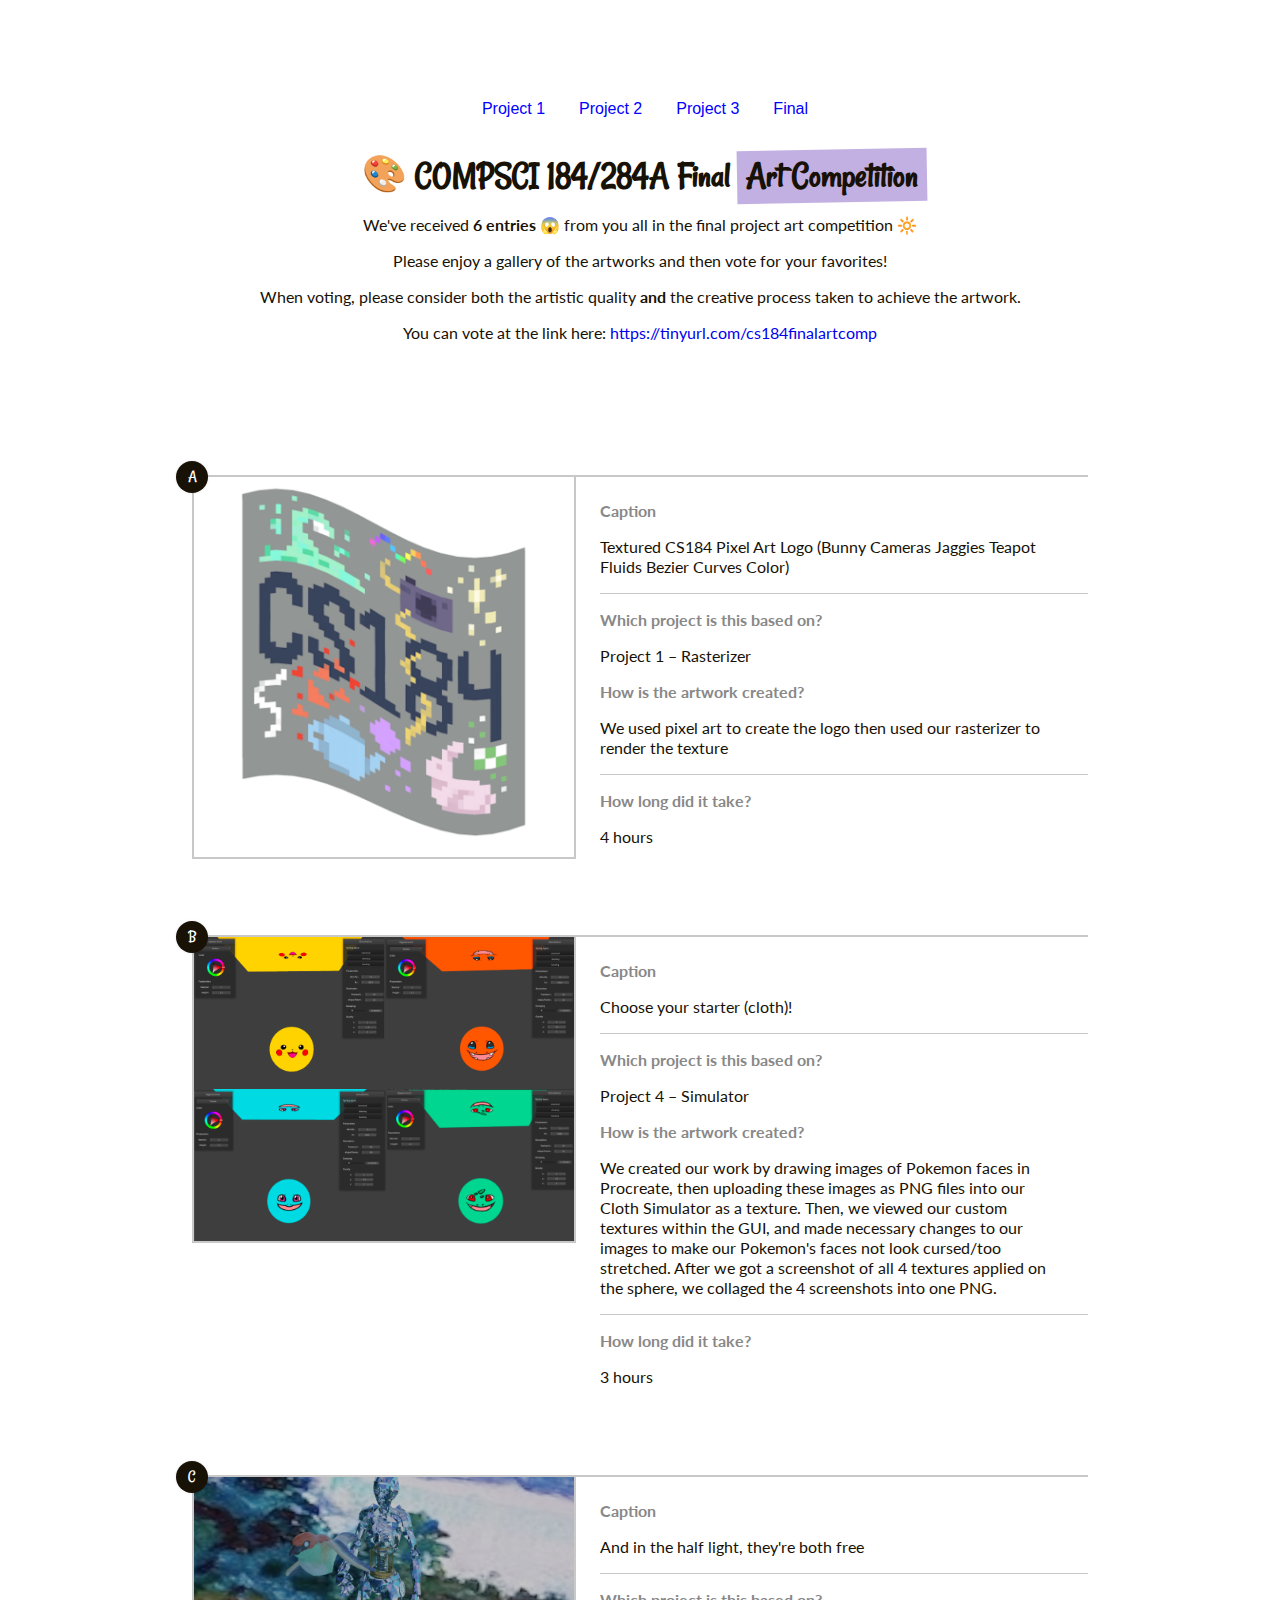
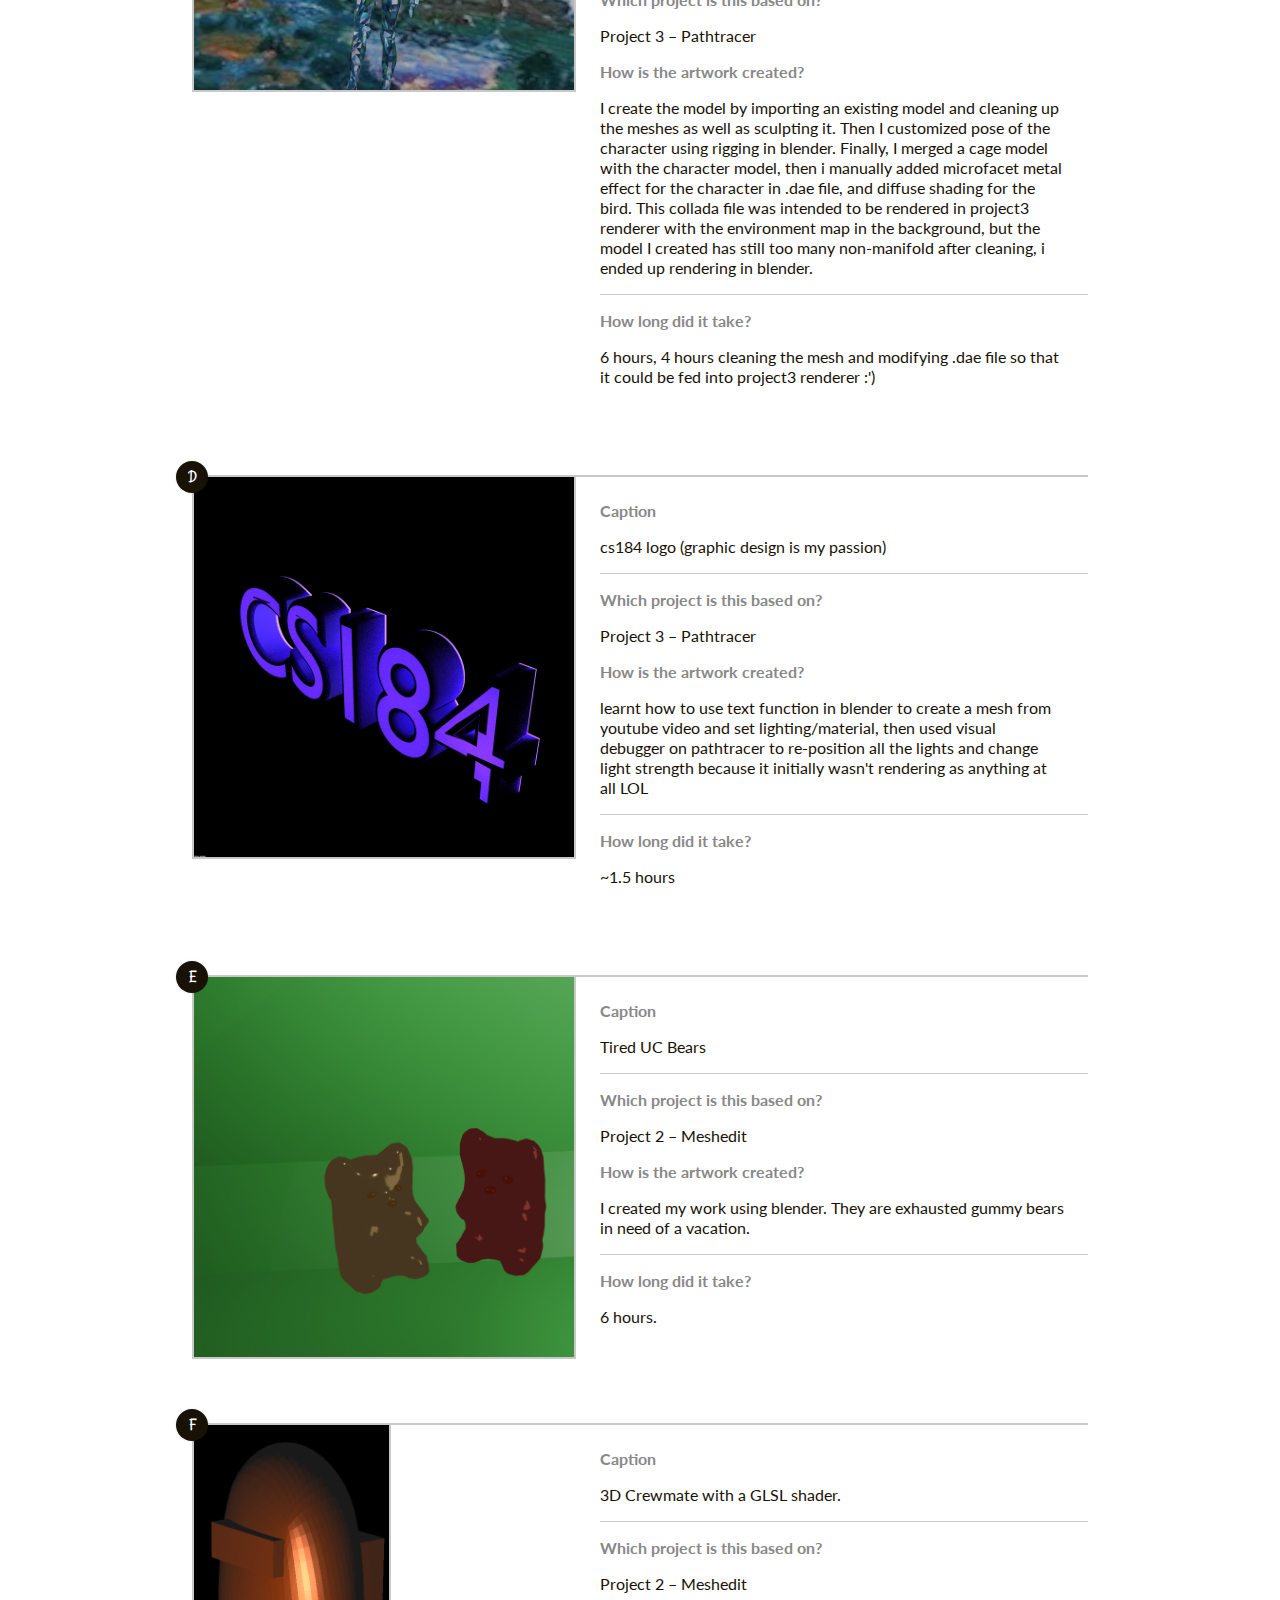
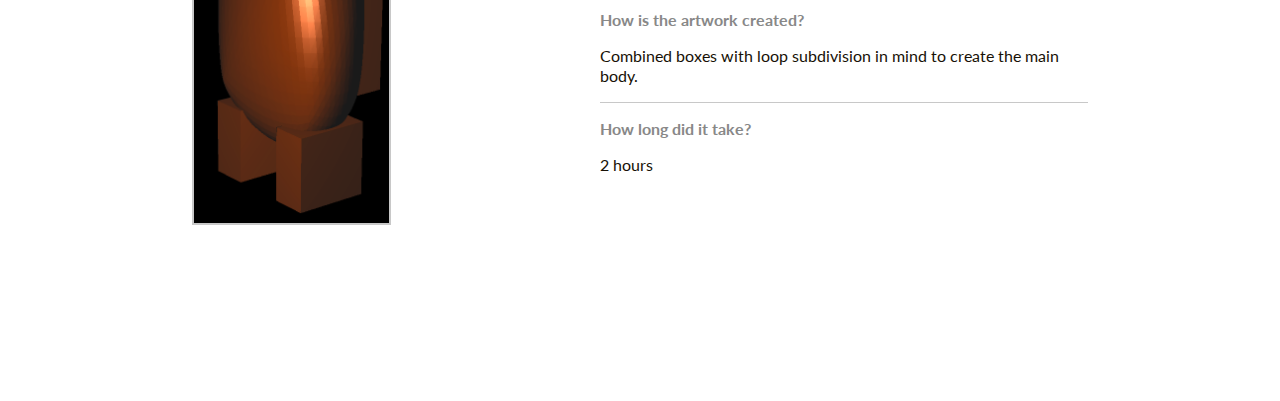
<file: index.html>
<html>
	<head>
		<link rel="stylesheet" href="main.css">
		<link rel="stylesheet" href="style.css">
		<title>CS184 SP23 Art Competition!</title>
		<link href="https://fonts.googleapis.com/css?family=Lato:400,700|Rancho&display=swap" rel="stylesheet">
		<link rel="icon" type="image/x-icon" href="https://media.tenor.com/KgD6AK2JteYAAAAC/spherical-cow-sphere-cow.gif">
	</head>
	<body>
		<header class="titlepage">
        <a href="proj1.html" class="resource">Project 1</a>
        <a href="proj2.html" class="resource">Project 2</a>
        <a href="proj3.html" class="resource">Project 3</a>
        <a href="#" class="resource">Final</a>
    </header>
		<h1>🎨 COMPSCI 184/284A Final &nbsp;<span class="highlight">Art&nbsp;Competition</span></h1>
		<p>We've received <b>6 entries 😱</b> from you all in the final project art competition 🔆</p>
		<p>Please enjoy a gallery of the artworks and then vote for your favorites!</p>
		<p>When voting, please consider both the artistic quality <strong>and</strong> the creative process taken to achieve the artwork.</p>
		<p>You can vote at the link here: <a href="https://tinyurl.com/cs184finalartcomp">https://tinyurl.com/cs184finalartcomp</a></p>
		<br>
		<div class="artworks">

		<div class="artwork">
			<div class="artwork-image-container">
				<div class="artwork-letter">A</div>
					<img src="artwork/p4/184flag.png">
				</div>
				<div class="artwork-caption">
					<h3>Caption</h3>
					<p>Textured CS184 Pixel Art Logo (Bunny Cameras Jaggies Teapot Fluids Bezier Curves Color)</p> <hr>
					<h3>Which project is this based on?</h3>
					<p>Project 1 – Rasterizer</p>
					<h3>How is the artwork created?</h3>
					<p>We used pixel art to create the logo then used our rasterizer to render the texture</p> <hr>
					<h3>How long did it take?</h3>
					<p>4 hours</p>
			</div>
		</div>

		<div class="artwork">
			<div class="artwork-image-container">
				<div class="artwork-letter">B</div>
					<img src="artwork/p4/poke.png">
				</div>
				<div class="artwork-caption">
					<h3>Caption</h3>
					<p>Choose your starter (cloth)! </p> <hr>
					<h3>Which project is this based on?</h3>
					<p>Project 4 – Simulator</p>
					<h3>How is the artwork created?</h3>
					<p>We created our work by drawing images of Pokemon faces in Procreate, then uploading these images as PNG files into our Cloth Simulator as a texture. Then, we viewed our custom textures within the GUI, and made necessary changes to our images to make our Pokemon's faces not look cursed/too stretched. After we got a screenshot of all 4 textures applied on the sphere, we collaged the 4 screenshots into one PNG.</p> <hr>
					<h3>How long did it take?</h3>
					<p>3 hours</p>
			</div>
		</div>

		<div class="artwork">
			<div class="artwork-image-container">
				<div class="artwork-letter">C</div>
					<img src="artwork/p4/birb.png">
				</div>
				<div class="artwork-caption">
					<h3>Caption</h3>
					<p>And in the half light, they're both free</p> <hr>
					<h3>Which project is this based on?</h3>
					<p>Project 3 – Pathtracer</p>
					<h3>How is the artwork created?</h3>
					<p>I create the model by importing an existing model and cleaning up the meshes as well as sculpting it. Then I customized pose of the character using rigging in blender. Finally, I merged a cage model with the character model, then i manually added microfacet metal effect for the character in .dae file, and diffuse shading for the bird. This collada file was intended to be rendered in project3 renderer with the environment map in the background, but the model I created has still too many non-manifold after cleaning, i ended up rendering in blender. </p> <hr>
					<h3>How long did it take?</h3>
					<p>6 hours, 4 hours cleaning the mesh and modifying .dae file so that it could be fed into project3 renderer :')</p>
			</div>
		</div>

		<div class="artwork">
			<div class="artwork-image-container">
				<div class="artwork-letter">D</div>
					<img src="artwork/p4/184word.png">
				</div>
				<div class="artwork-caption">
					<h3>Caption</h3>
					<p>cs184 logo (graphic design is my passion)</p> <hr>
					<h3>Which project is this based on?</h3>
					<p>Project 3 – Pathtracer</p>
					<h3>How is the artwork created?</h3>
					<p>learnt how to use text function in blender to create a mesh from youtube video and set lighting/material, then used visual debugger on pathtracer to re-position all the lights and change light strength because it initially wasn't rendering as anything at all LOL</p> <hr>
					<h3>How long did it take?</h3>
					<p>~1.5 hours</p>
			</div>
		</div>

		<div class="artwork">
			<div class="artwork-image-container">
				<div class="artwork-letter">E</div>
					<img src="artwork/p4/gumbear.png">
				</div>
				<div class="artwork-caption">
					<h3>Caption</h3>
					<p>Tired UC Bears</p> <hr>
					<h3>Which project is this based on?</h3>
					<p>Project 2 – Meshedit</p>
					<h3>How is the artwork created?</h3>
					<p>I created my work using blender. They are exhausted gummy bears in need of a vacation.</p> <hr>
					<h3>How long did it take?</h3>
					<p>6 hours.</p>
			</div>
		</div>

		<div class="artwork">
			<div class="artwork-image-container">
				<div class="artwork-letter">F</div>
					<img src="artwork/p4/amogus.png" style="height:400px">
				</div>
				<div class="artwork-caption">
					<h3>Caption</h3>
					<p>3D Crewmate with a GLSL shader.</p> <hr>
					<h3>Which project is this based on?</h3>
					<p>Project 2 – Meshedit</p>
					<h3>How is the artwork created?</h3>
					<p>Combined boxes with loop subdivision in mind to create the main body.</p> <hr>
					<h3>How long did it take?</h3>
					<p>2 hours</p>
			</div>
		</div>
	</body>
</html>
</file>
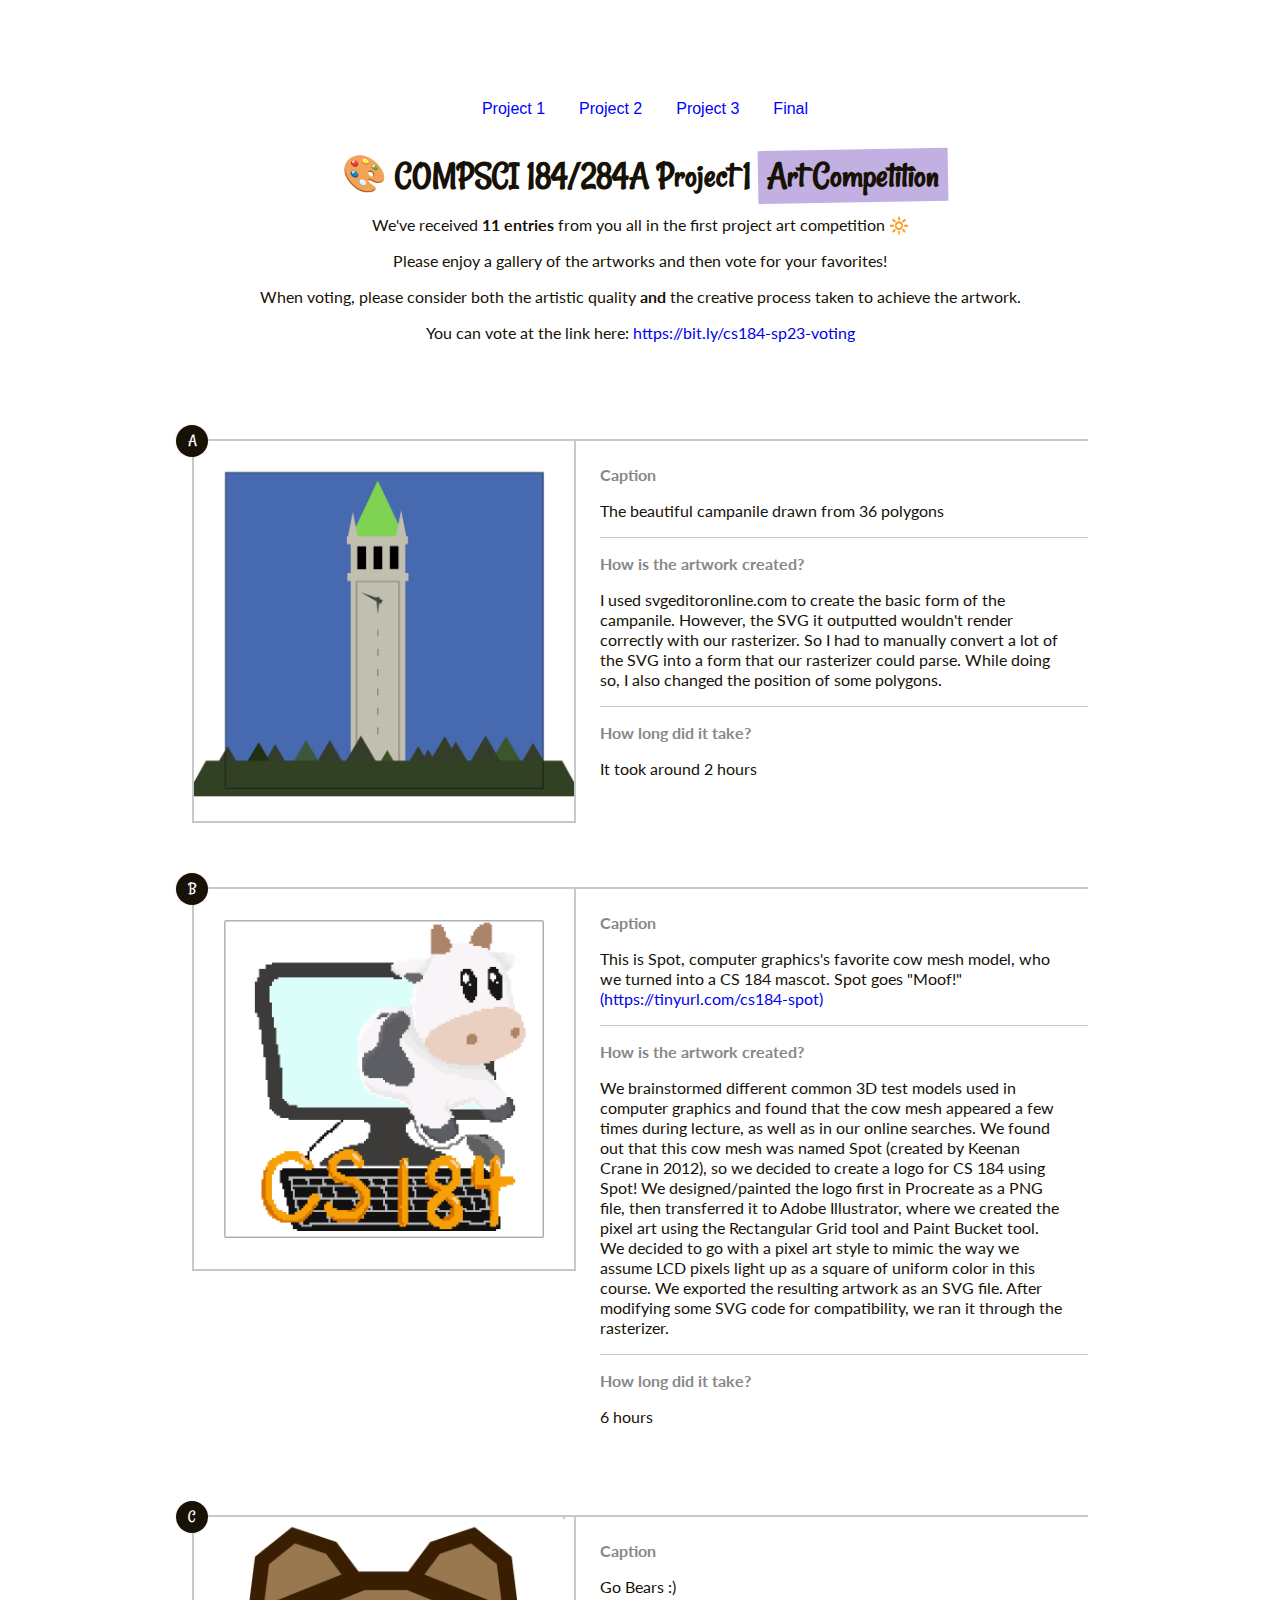
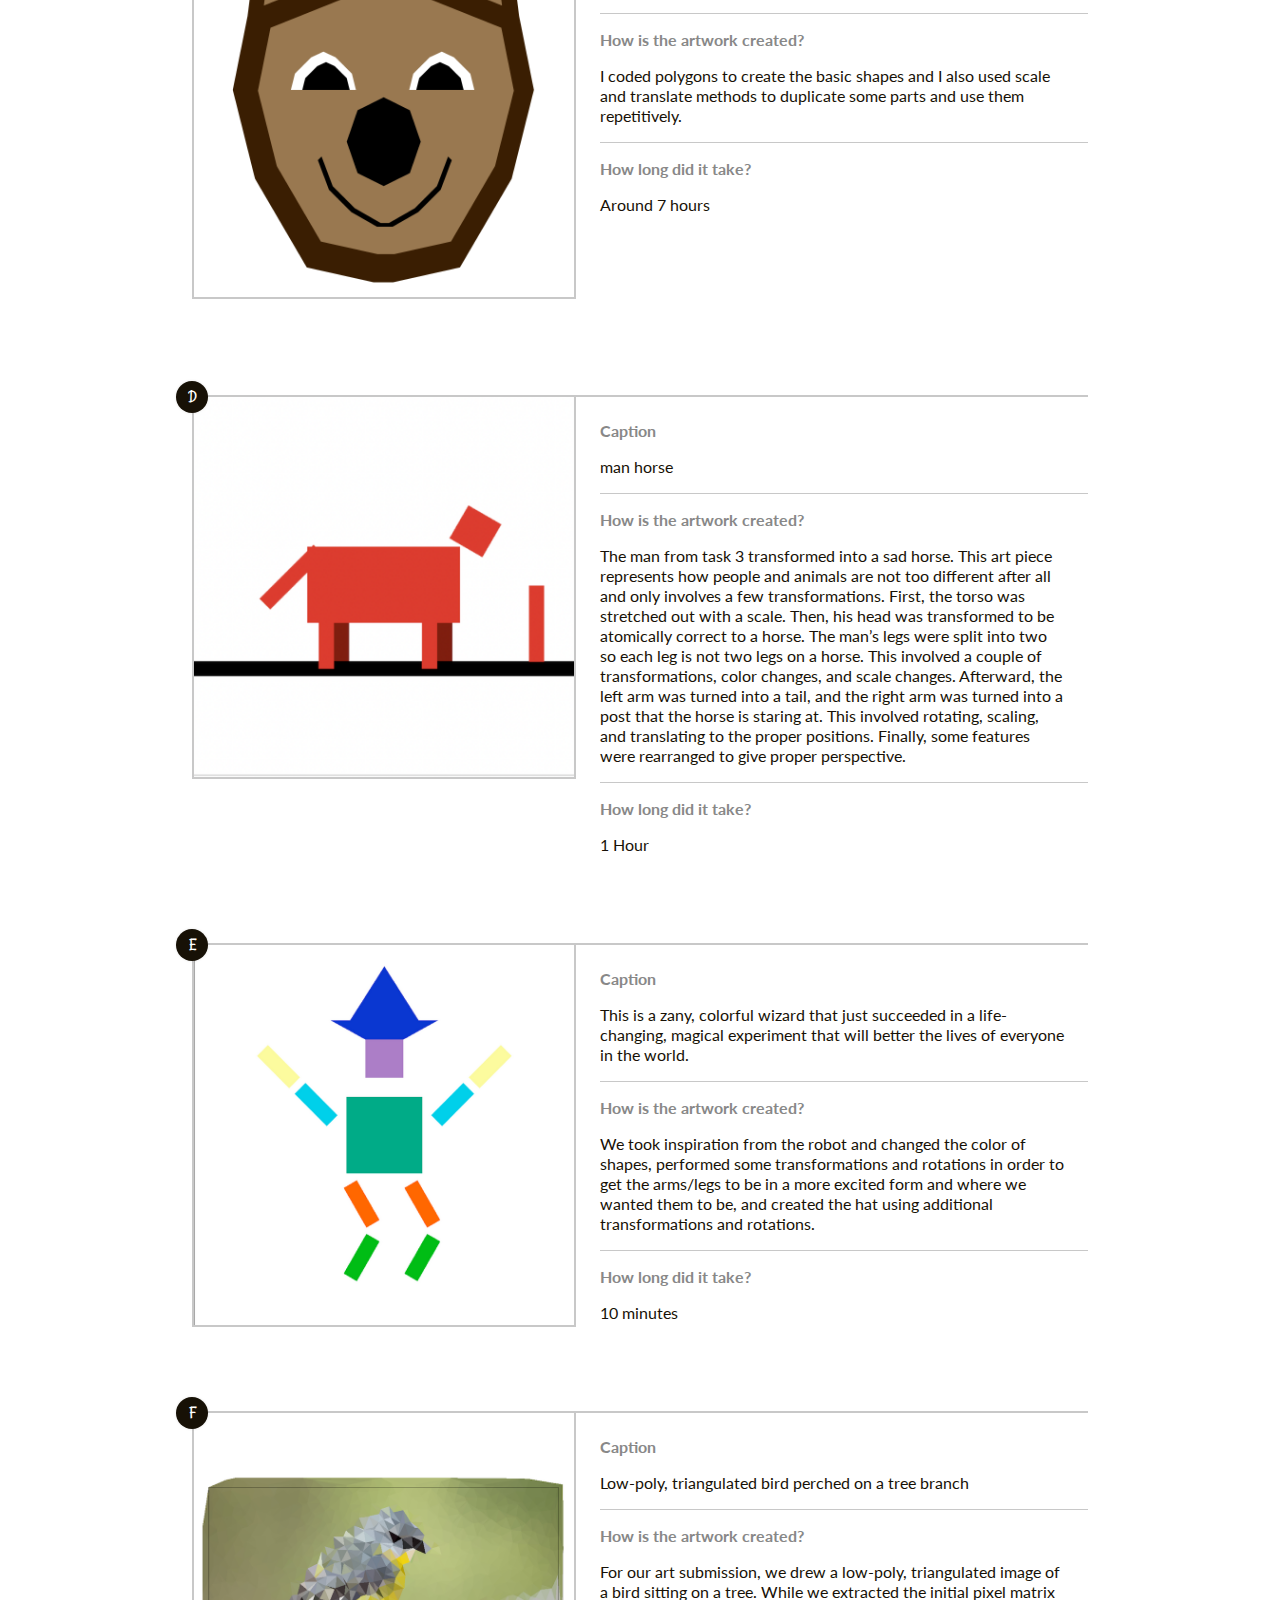
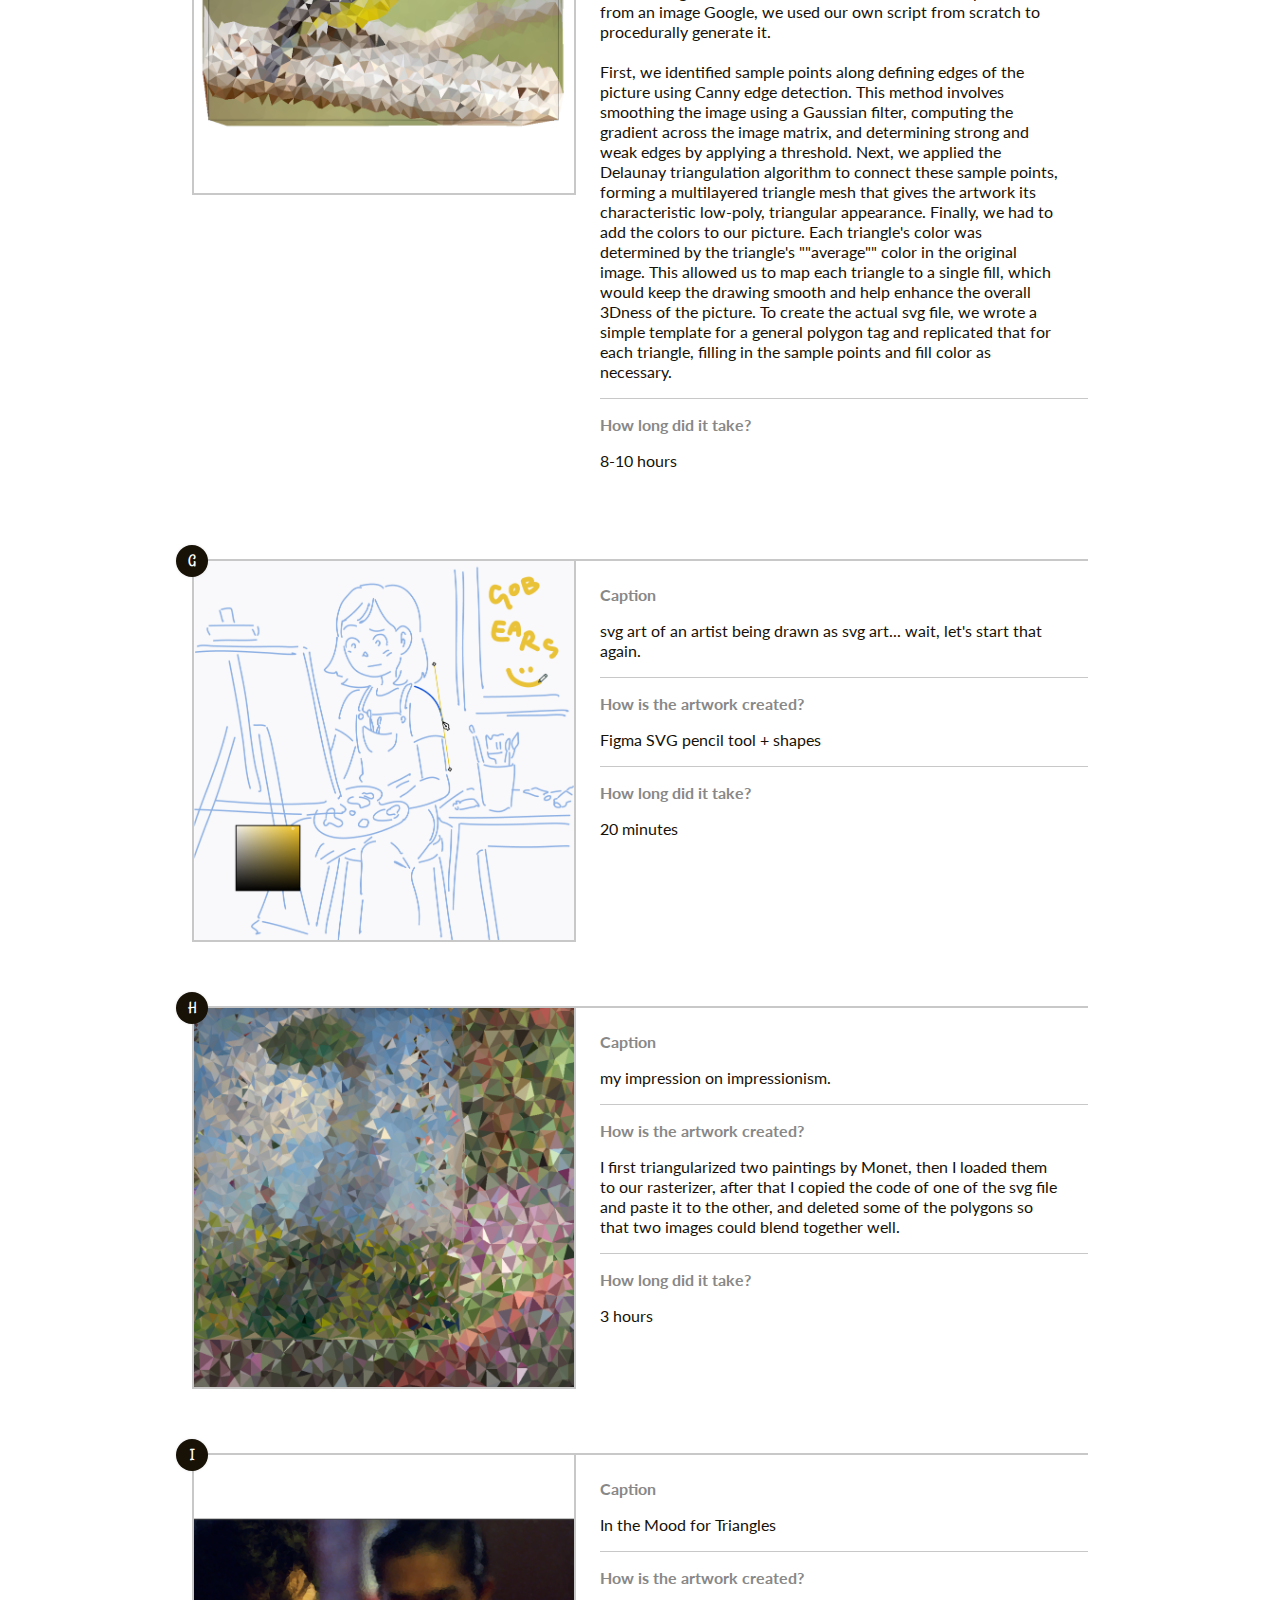
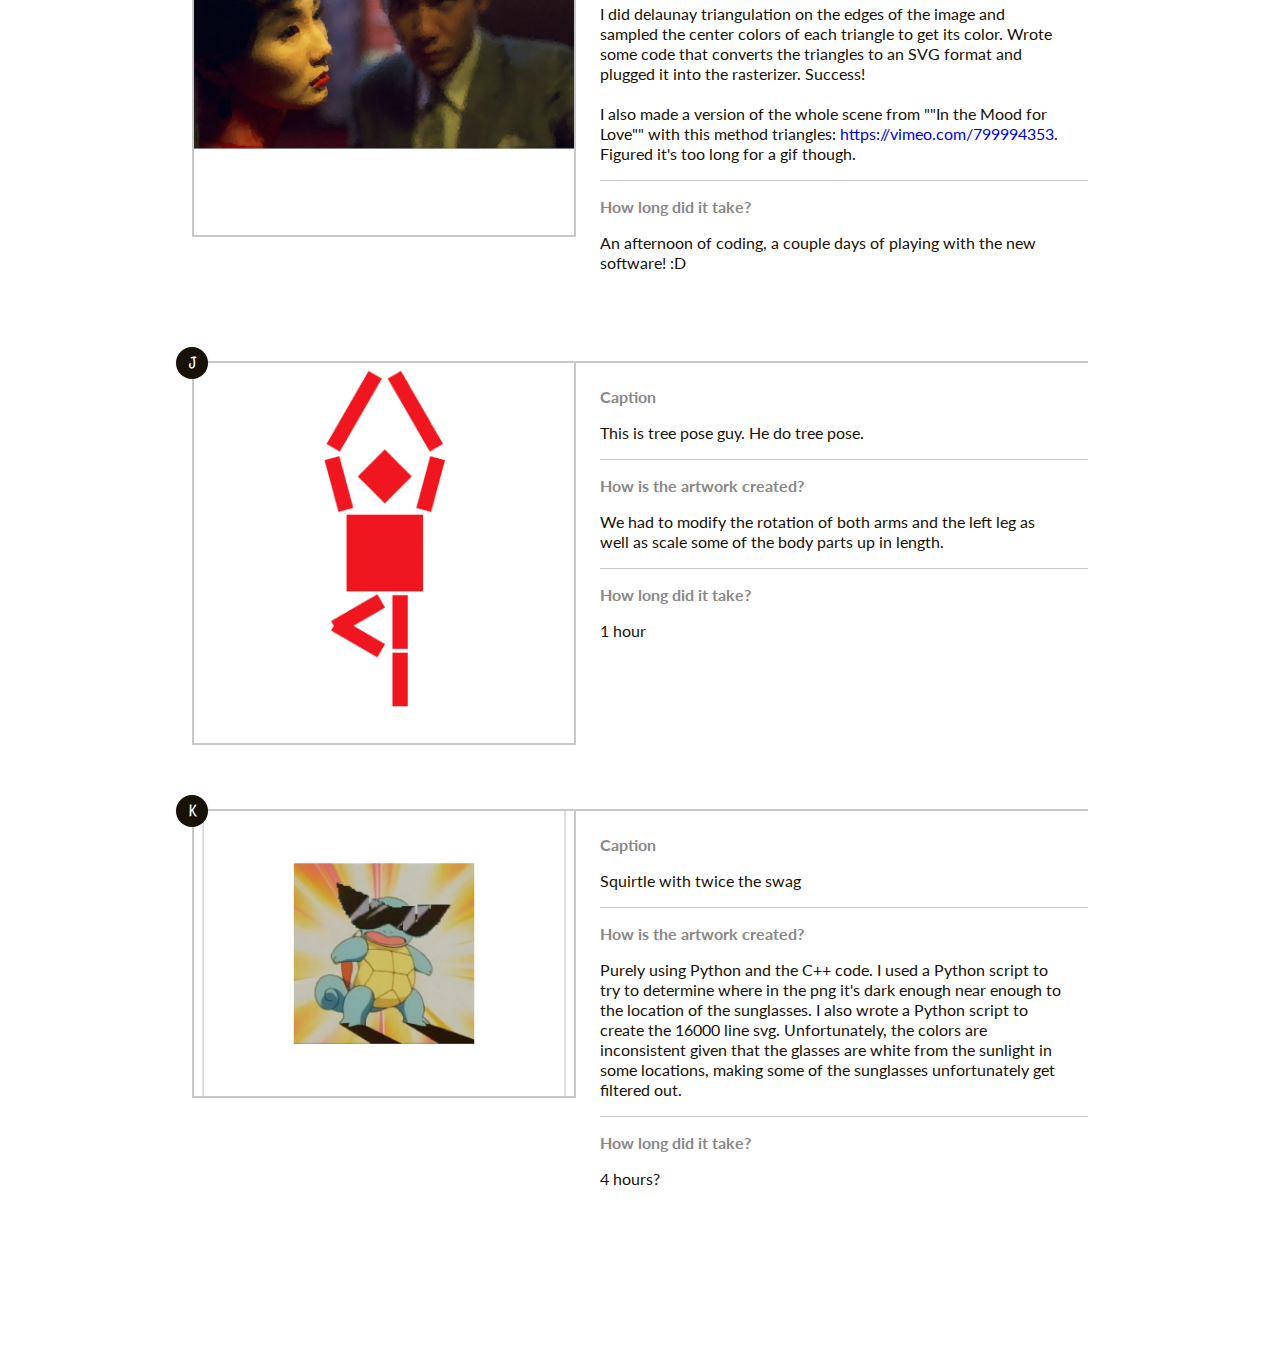
<file: proj1.html>
<html>
	<head>
		<link rel="stylesheet" href="main.css">
		<link rel="stylesheet" href="style.css">
		<link href="https://fonts.googleapis.com/css?family=Lato:400,700|Rancho&display=swap" rel="stylesheet">
	</head>
	<body>
		<header class="titlepage">
        <a href="#" class="resource">Project 1</a>
        <a href="proj2.html" class="resource">Project 2</a>
        <a href="proj3.html" class="resource">Project 3</a>
		<a href="index.html" class="resource">Final</a>


    </header>
		<h1>🎨 COMPSCI 184/284A Project 1 &nbsp;<span class="highlight">Art&nbsp;Competition</span></h1>
		<p>We've received <b>11 entries</b> from you all in the first project art competition 🔆</p>
		<p>Please enjoy a gallery of the artworks and then vote for your favorites!</p>
		<p>When voting, please consider both the artistic quality <strong>and</strong> the creative process taken to achieve the artwork.</p>
		<p>You can vote at the link here: <a href="https://bit.ly/cs184-sp23-voting">https://bit.ly/cs184-sp23-voting</a></p>
		<div class="artworks">
		<div class="artwork">
		<div class="artwork-image-container">
		<div class="artwork-letter">A</div>
		<img src="artwork/p1/campanile.png">
		</div>
		<div class="artwork-caption">
		<h3>Caption</h3>
		<p>The beautiful campanile drawn from 36 polygons</p> <hr>
		<h3>How is the artwork created?</h3>
		<p>I used svgeditoronline.com to create the basic form of the campanile. However, the SVG it outputted wouldn't render correctly with our rasterizer. So I had to manually convert a lot of the SVG into a form that our rasterizer could parse. While doing so, I also changed the position of some polygons. </p> <hr>
		<h3>How long did it take?</h3>
		<p>It took around 2 hours</p>
		</div>
		</div>

		<div class="artwork">
			<div class="artwork-image-container">
				<div class="artwork-letter">B</div>
				<img src="artwork/p1/spot.png">
				</div>
				<div class="artwork-caption">
				<h3>Caption</h3>
				<p>This is Spot, computer graphics's favorite cow mesh model, who we turned into a CS 184 mascot. Spot goes "Moof!" <a href="https://tinyurl.com/cs184-spot">(https://tinyurl.com/cs184-spot)</a></p> <hr>
				<h3>How is the artwork created?</h3>
				<p>
					We brainstormed different common 3D test models used in computer graphics and found that the cow mesh appeared a few times during lecture, as well as in our online searches. We found out that this cow mesh was named Spot (created by Keenan Crane in 2012), so we decided to create a logo for CS 184 using Spot! We designed/painted the logo first in Procreate as a PNG file, then transferred it to Adobe Illustrator, where we created the pixel art using the Rectangular Grid tool and Paint Bucket tool. We decided to go with a pixel art style to mimic the way we assume LCD pixels light up as a square of uniform color in this course. We exported the resulting artwork as an SVG file. After modifying some SVG code for compatibility, we ran it through the rasterizer.
				</p> <hr>
				<h3>How long did it take?</h3>
				<p>6 hours</p>
			</div>
		</div>

		<div class="artwork">
		<div class="artwork-image-container">
		<div class="artwork-letter">C</div>
		<img src="artwork/p1/oski.png">
		</div>
		<div class="artwork-caption">
		<h3>Caption</h3>
		<p>Go Bears :)</p> <hr>
		<h3>How is the artwork created?</h3>
		<p>I coded polygons to create the basic shapes and I also used scale and translate methods to duplicate some parts and use them repetitively. </p> <hr>
		<h3>How long did it take?</h3>
		<p>Around 7 hours </p>
		</div>
		</div>
		</div>
		</div>

		<div class="artwork">
			<div class="artwork-image-container">
				<div class="artwork-letter">D</div>
				<img src="artwork/p1/manhorse.png">
				</div>
				<div class="artwork-caption">
				<h3>Caption</h3>
				<p>man horse</p> <hr>
				<h3>How is the artwork created?</h3>
				<p>The man from task 3 transformed into a sad horse. This art piece represents how people and animals are not too different after all and only involves a few transformations. First, the torso was stretched out with a scale. Then, his head was transformed to be atomically correct to a horse. The man’s legs were split into two so each leg is not two legs on a horse. This involved a couple of transformations, color changes, and scale changes. Afterward, the left arm was turned into a tail, and the right arm was turned into a post that the horse is staring at. This involved rotating, scaling, and translating to the proper positions. Finally, some features were rearranged to give proper perspective.</p> <hr>
				<h3>How long did it take?</h3>
				<p>1 Hour</p>
			</div>
		</div>

		<div class="artwork">
			<div class="artwork-image-container">
				<div class="artwork-letter">E</div>
				<img src="artwork/p1/colorrobo.png">
				</div>
				<div class="artwork-caption">
				<h3>Caption</h3>
				<p>This is a zany, colorful wizard that just succeeded in a life-changing, magical experiment that will better the lives of everyone in the world.</p> <hr>
				<h3>How is the artwork created?</h3>
				<p>We took inspiration from the robot and changed the color of shapes, performed some transformations and rotations in order to get the arms/legs to be in a more excited form and where we wanted them to be, and created the hat using additional transformations and rotations.</p> <hr>
				<h3>How long did it take?</h3>
				<p>10 minutes</p>
			</div>
		</div>


		<div class="artwork">
			<div class="artwork-image-container">
				<div class="artwork-letter">F</div>
				<img src="artwork/p1/birdtri.png">
				</div>
				<div class="artwork-caption">
				<h3>Caption</h3>
				<p>Low-poly, triangulated bird perched on a tree branch</p> <hr>
				<h3>How is the artwork created?</h3>
				<p>For our art submission, we drew a low-poly, triangulated image of a bird sitting on a tree. While we extracted the initial pixel matrix from an image Google, we used our own script from scratch to procedurally generate it.
				<br>
				<br>
				First, we identified sample points along defining edges of the picture using Canny edge detection. This method involves smoothing the image using a Gaussian filter, computing the gradient across the image matrix, and determining strong and weak edges by applying a threshold. Next, we applied the Delaunay triangulation algorithm to connect these sample points, forming a multilayered triangle mesh that gives the artwork its characteristic low-poly, triangular appearance. Finally, we had to add the colors to our picture. Each triangle's color was determined by the triangle's ""average"" color in the original image. This allowed us to map each triangle to a single fill, which would keep the drawing smooth and help enhance the overall 3Dness of the picture. To create the actual svg file, we wrote a simple template for a general polygon tag and replicated that for each triangle, filling in the sample points and fill color as necessary.
				</p> <hr>
				<h3>How long did it take?</h3>
				<p>8-10 hours</p>
			</div>
		</div>


		<div class="artwork">
			<div class="artwork-image-container">
				<div class="artwork-letter">G</div>
				<img src="artwork/p1/svg.png">
				</div>
				<div class="artwork-caption">
				<h3>Caption</h3>
				<p>svg art of an artist being drawn as svg art... wait, let's start that again.</p> <hr>
				<h3>How is the artwork created?</h3>
				<p>Figma SVG pencil tool + shapes</p> <hr>
				<h3>How long did it take?</h3>
				<p>20 minutes</p>
			</div>
		</div>


		<div class="artwork">
			<div class="artwork-image-container">
				<div class="artwork-letter">H</div>
				<img src="artwork/p1/impressionism.png">
				</div>
				<div class="artwork-caption">
				<h3>Caption</h3>
				<p>my impression on impressionism.</p> <hr>
				<h3>How is the artwork created?</h3>
				<p>I first triangularized two paintings by Monet, then I loaded them to our rasterizer, after that I copied the code of one of the svg file and paste it to the other, and deleted some of the polygons so that two images could blend together well.</p> <hr>
				<h3>How long did it take?</h3>
				<p>3 hours</p>
			</div>
		</div>

		<div class="artwork">
			<div class="artwork-image-container">
				<div class="artwork-letter">I</div>
				<img src="artwork/p1/inthemood.png">
				</div>
				<div class="artwork-caption">
				<h3>Caption</h3>
				<p>In the Mood for Triangles</p> <hr>
				<h3>How is the artwork created?</h3>
				<p>I did delaunay triangulation on the edges of the image and sampled the center colors of each triangle to get its color. Wrote some code that converts the triangles to an SVG format and plugged it into the rasterizer. Success!
					<br>
					<br>
				I also made a version of the whole scene from ""In the Mood for Love"" with this method triangles: <a href="https://vimeo.com/799994353">https://vimeo.com/799994353</a>. Figured it's too long for a gif though.</p> <hr>
				<h3>How long did it take?</h3>
				<p>An afternoon of coding, a couple days of playing with the new software! :D</p>
			</div>
		</div>


		<div class="artwork">
		<div class="artwork-image-container">
		<div class="artwork-letter">J</div>
		<img src="artwork/p1/tpose.png">
		</div>
		<div class="artwork-caption">
		<h3>Caption</h3>
		<p>This is tree pose guy. He do tree pose.</p><hr>
		<h3>How is the artwork created?</h3>
		<p>We had to modify the rotation of both arms and the left leg as well as scale some of the body parts up in length.</p> <hr>
		<h3>How long did it take?</h3>
		<p>1 hour</p>
		</div>
		</div>

		<div class="artwork">
			<div class="artwork-image-container">
				<div class="artwork-letter">K</div>
				<img src="artwork/p1/squirtle.png">
				</div>
				<div class="artwork-caption">
				<h3>Caption</h3>
				<p>Squirtle with twice the swag</p> <hr>
				<h3>How is the artwork created?</h3>
				<p>Purely using Python and the C++ code. I used a Python script to try to determine where in the png it's dark enough near enough to the location of the sunglasses. I also wrote a Python script to create the 16000 line svg. Unfortunately, the colors are inconsistent given that the glasses are white from the sunlight in some locations, making some of the sunglasses unfortunately get filtered out.</p> <hr>
				<h3>How long did it take?</h3>
				<p>4 hours?</p>
			</div>
		</div>
	</body>
</html>
</file>
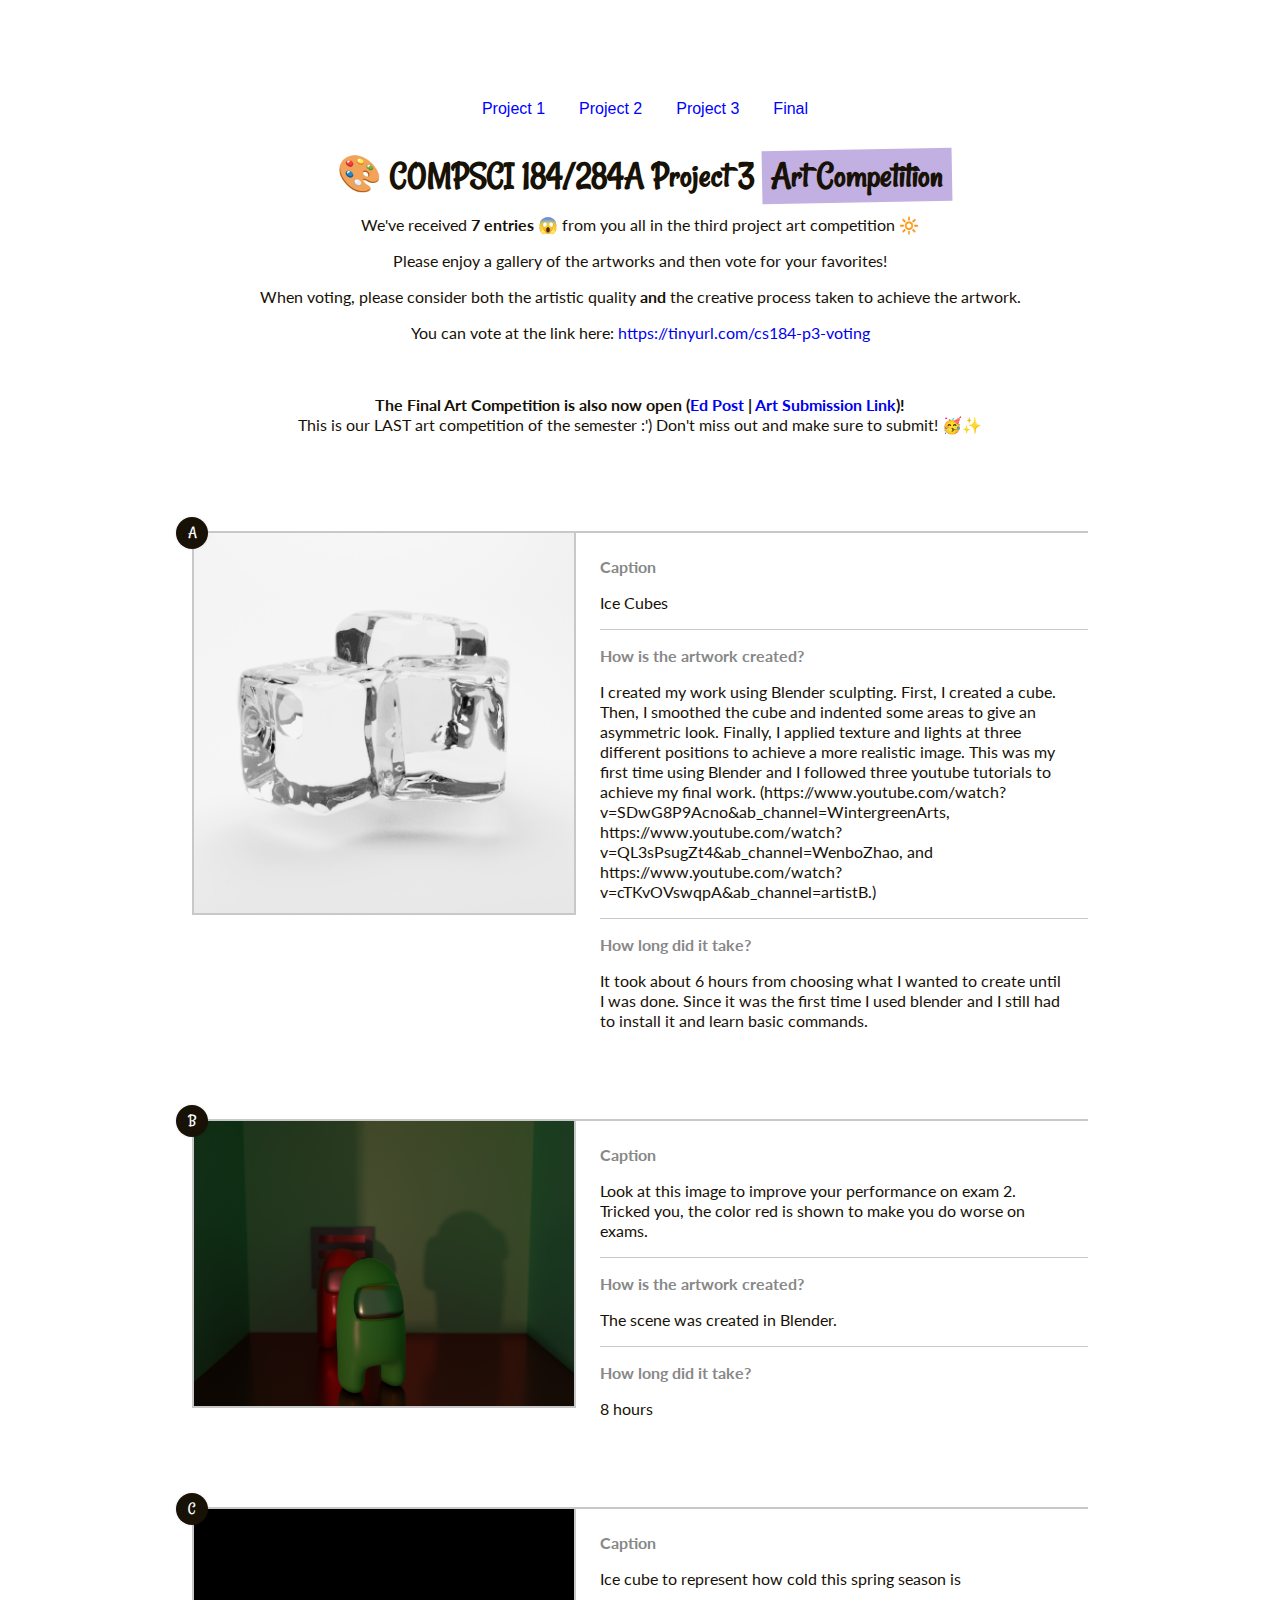
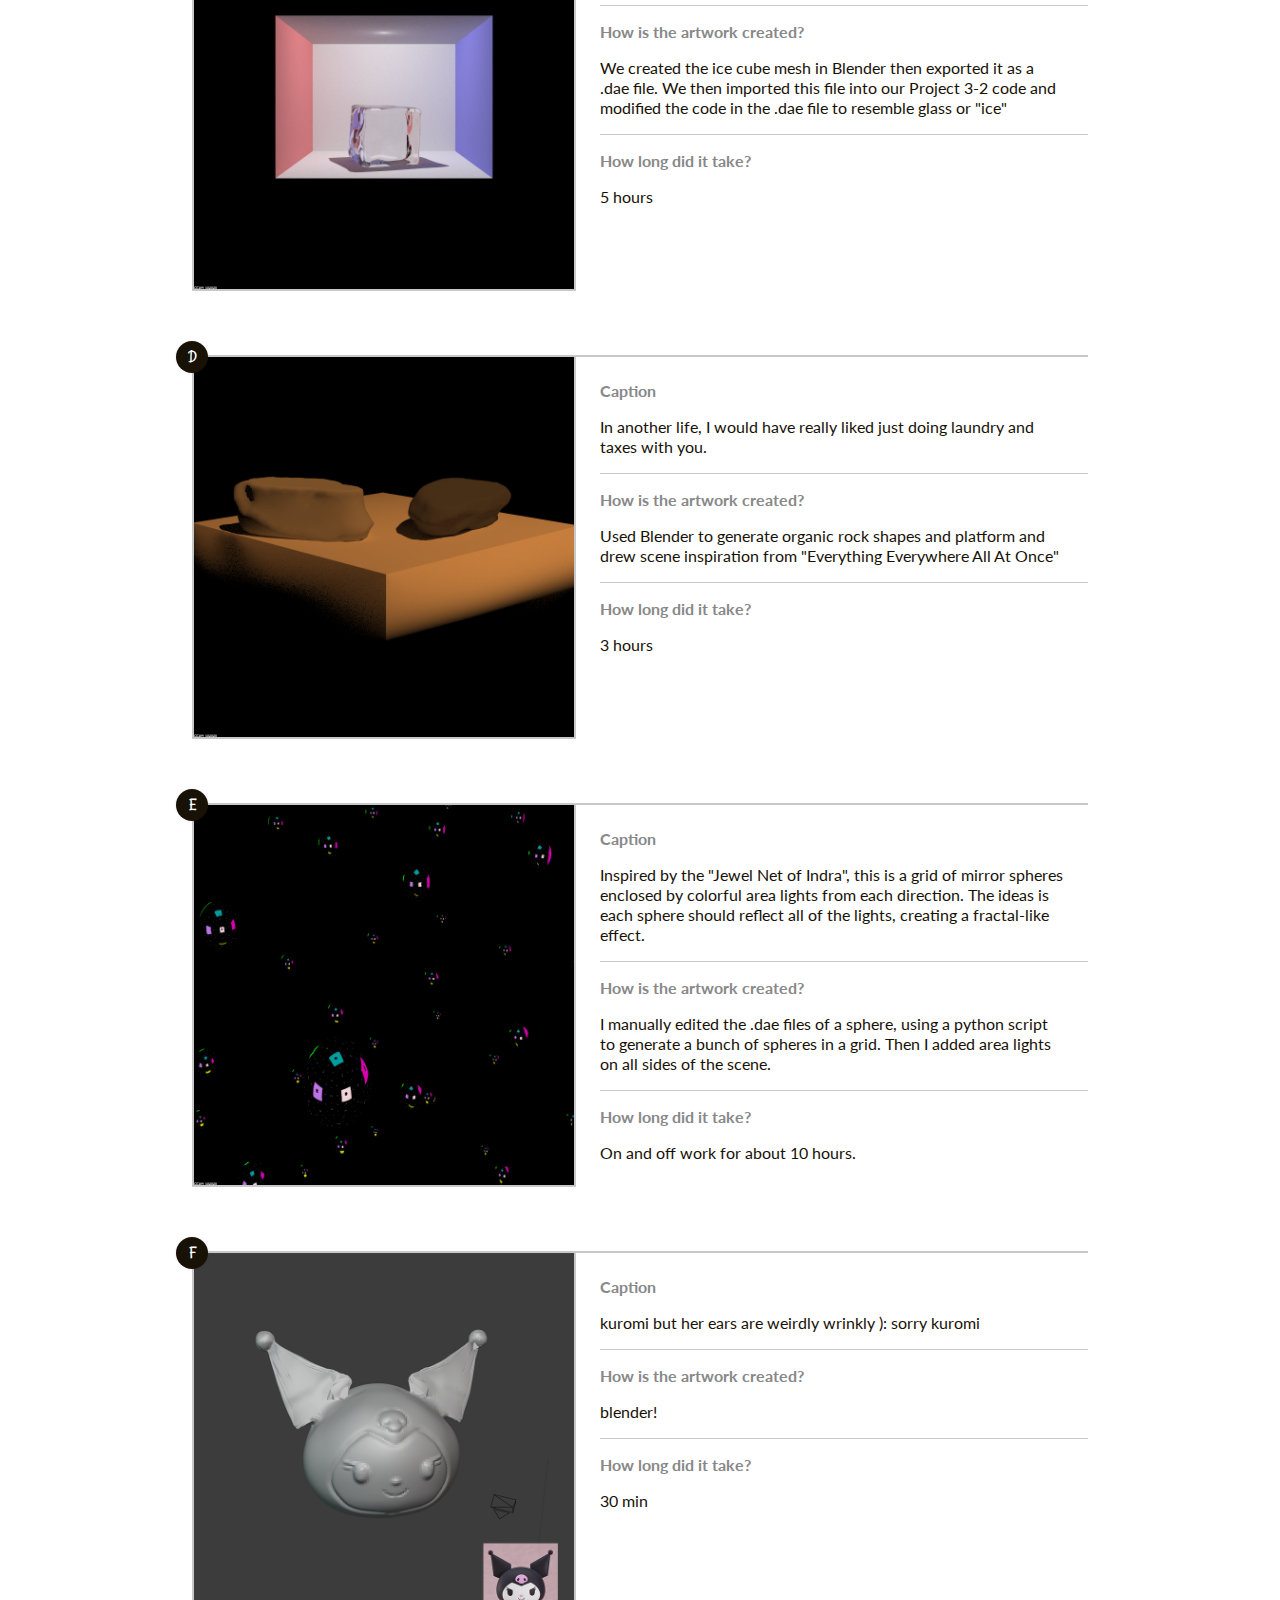
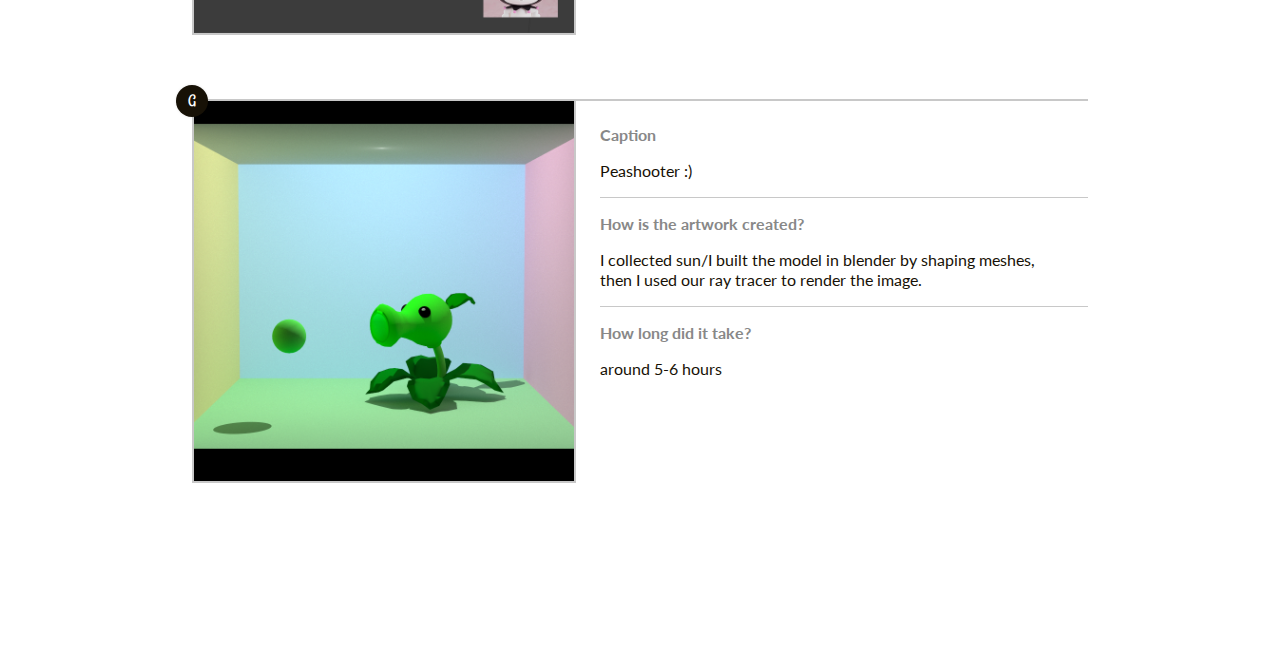
<file: proj3.html>
<html>
	<head>
		<link rel="stylesheet" href="main.css">
		<link rel="stylesheet" href="style.css">
		<title>CS184 SP23 Art Competition!</title>
		<link href="https://fonts.googleapis.com/css?family=Lato:400,700|Rancho&display=swap" rel="stylesheet">
		<link rel="icon" type="image/x-icon" href="https://media.tenor.com/KgD6AK2JteYAAAAC/spherical-cow-sphere-cow.gif">
	</head>
	<body>
		<header class="titlepage">
        <a href="proj1.html" class="resource">Project 1</a>
        <a href="proj2.html" class="resource">Project 2</a>
        <a href="#" class="resource">Project 3</a>
		<a href="index.html" class="resource">Final</a>
    </header>
		<h1>🎨 COMPSCI 184/284A Project 3 &nbsp;<span class="highlight">Art&nbsp;Competition</span></h1>
		<p>We've received <b>7 entries 😱</b> from you all in the third project art competition 🔆</p>
		<p>Please enjoy a gallery of the artworks and then vote for your favorites!</p>
		<p>When voting, please consider both the artistic quality <strong>and</strong> the creative process taken to achieve the artwork.</p>
		<p>You can vote at the link here: <a href="https://tinyurl.com/cs184-p3-voting">https://tinyurl.com/cs184-p3-voting</a></p>
		<br>
		<p><b>The Final Art Competition is also now open (<a href="https://edstem.org/us/courses/33060/discussion/359620">Ed Post</a> | <a href="https://tinyurl.com/cs184-sp23-final-artcomp">Art Submission Link</a>)! </b><br>This is our LAST art competition of the semester :') Don't miss out and make sure to submit! 🥳✨</p>
		<div class="artworks">

		<div class="artwork">
			<div class="artwork-image-container">
				<div class="artwork-letter">A</div>
					<img src="artwork/p3/ice.png">
				</div>
				<div class="artwork-caption">
					<h3>Caption</h3>
					<p>Ice Cubes</p> <hr>
					<h3>How is the artwork created?</h3>
					<p>I created my work using Blender sculpting. First, I created a cube. Then, I smoothed the cube and indented some areas to give an asymmetric look. Finally, I applied texture and lights at three different positions to achieve a more realistic image. 
						This was my first time using Blender and I followed three youtube tutorials to achieve my final work. (https://www.youtube.com/watch?v=SDwG8P9Acno&ab_channel=WintergreenArts, https://www.youtube.com/watch?v=QL3sPsugZt4&ab_channel=WenboZhao, and https://www.youtube.com/watch?v=cTKvOVswqpA&ab_channel=artistB.)</p> <hr>
					<h3>How long did it take?</h3>
					<p>It took about 6 hours from choosing what I wanted to create until I was done. Since it was the first time I used blender and I still had to install it and learn basic commands.
					</p>
			</div>
		</div>

		<div class="artwork">
			<div class="artwork-image-container">
				<div class="artwork-letter">B</div>
					<img src="artwork/p3/amogus.png">
				</div>
				<div class="artwork-caption">
					<h3>Caption</h3>
					<p>Look at this image to improve your performance on exam 2. Tricked you, the color red is shown to make you do worse on exams.</p> <hr>
					<h3>How is the artwork created?</h3>
					<p>The scene was created in Blender.</p> <hr>
					<h3>How long did it take?</h3>
					<p>8 hours</p>
			</div>
		</div>

		<div class="artwork">
			<div class="artwork-image-container">
				<div class="artwork-letter">C</div>
					<img src="artwork/p3/cube.png">
				</div>
				<div class="artwork-caption">
					<h3>Caption</h3>
					<p>Ice cube to represent how cold this spring season is</p> <hr>
					<h3>How is the artwork created?</h3>
					<p>We created the ice cube mesh in Blender then exported it as a .dae file. We then imported this file into our Project 3-2 code and modified the code in the .dae file to resemble glass or "ice"</p> <hr>
					<h3>How long did it take?</h3>
					<p>5 hours</p>
			</div>
		</div>

		<div class="artwork">
			<div class="artwork-image-container">
				<div class="artwork-letter">D</div>
					<img src="artwork/p3/rock.png">
				</div>
				<div class="artwork-caption">
					<h3>Caption</h3>
					<p>In another life, I would have really liked just doing laundry and taxes with you.</p> <hr>
					<h3>How is the artwork created?</h3>
					<p>Used Blender to generate organic rock shapes and platform and drew scene inspiration from "Everything Everywhere All At Once"</p> <hr>
					<h3>How long did it take?</h3>
					<p>3 hours</p>
			</div>
		</div>

		<div class="artwork">
			<div class="artwork-image-container">
				<div class="artwork-letter">E</div>
					<img src="artwork/p3/net.png">
				</div>
				<div class="artwork-caption">
					<h3>Caption</h3>
					<p>Inspired by the "Jewel Net of Indra", this is a grid of mirror spheres enclosed by colorful area lights from each direction. The ideas is each sphere should reflect all of the lights, creating a fractal-like effect.</p> <hr>
					<h3>How is the artwork created?</h3>
					<p>I manually edited the .dae files of a sphere, using a python script to generate a bunch of spheres in a grid. Then I added area lights on all sides of the scene.</p> <hr>
					<h3>How long did it take?</h3>
					<p>On and off work for about 10 hours. </p>
			</div>
		</div>

		<div class="artwork">
			<div class="artwork-image-container">
				<div class="artwork-letter">F</div>
					<img src="artwork/p3/kuromi.png">
				</div>
				<div class="artwork-caption">
					<h3>Caption</h3>
					<p>kuromi but her ears are weirdly wrinkly ): sorry kuromi</p> <hr>
					<h3>How is the artwork created?</h3>
					<p>blender!</p> <hr>
					<h3>How long did it take?</h3>
					<p>30 min</p>
			</div>
		</div>

		<div class="artwork">
			<div class="artwork-image-container">
				<div class="artwork-letter">G</div>
					<img src="artwork/p3/pea.png">
				</div>
				<div class="artwork-caption">
					<h3>Caption</h3>
					<p>Peashooter :)</p> <hr>
					<h3>How is the artwork created?</h3>
					<p>I collected sun/I built the model in blender by shaping meshes, then I used our ray tracer to render the image. </p> <hr>
					<h3>How long did it take?</h3>
					<p>around 5-6 hours</p>
			</div>
		</div>
	</body>
</html>
</file>
<file: main.css>
html{
  font-size:16px;
  font-family:lato,Helvetica,Arial,sans-serif;
  line-height:1.25;
  /* cursor: url(https://cdn.custom-cursor.com/packs/4937/minimal-ow-pack.png) , default!important; */
  cursor:url(https://cdn.custom-cursor.com/db/10572/32/minimal-ow-cursor.png) , default!important;
}
body{
  box-sizing:border-box;
  max-width:960px;
  margin:0 auto;
  padding:5em 2em;
  color:#171106;
  text-align:center
  }
h1{
  font-size:2.25em;
  margin:1rem 0;
  font-family:rancho,Helvetica,Arial,sans-serif
}
h2{
  font-size:1.75em;
  margin:1rem 0;
  font-family:rancho,Helvetica,Arial,sans-serif
}
p{
  font-size:1em;
  margin:1em 0
}

.textgray{
  opacity:.5
  }
.highlight{
  position:relative
}

.highlight::before{
  top:50%;
  left:50%;
  position:absolute;
  content:"";
  display:block;
  width:100%;
  height:100%;
  padding:.125em .25em;
  transform:translate(-50%,-50%) rotate(-1deg);
  transform-origin:center;
  z-index:-1
}
.highlight::before{
  background-color:rgba(103,58,183,.4)
}
.artworks{margin:6em 0}
.artwork{display:flex;flex-wrap:wrap;margin:0 0 4em;border-top:2px solid #c8c8c8}

.artwork .artwork-image-container{
  flex:0 1 auto;
  width:384px;
  margin:0;
  position:relative
}

.artwork-letter{position:absolute;background-color:#fff;border-radius:50%;width:2em;height:2em;line-height:2em;text-align:center;transform:translate(-50%,-50%);background-color:#171106;color:#fff;box-shadow:0 0 3px rgba(0,0,0,.1);font-family:rancho,Helvetica,Arial,sans-serif}

.artwork img{display:block;box-sizing:border-box;max-width:100%;height:auto;border:2px solid #c8c8c8;border-top:none}

.artwork-caption{margin:0;padding:.5em 1.5em;width:384px;flex:1 1 auto;text-align:left;overflow-wrap:break-word}

.artwork h3{font-size:1em;font-weight:700;margin:1rem 0;color:#888}

.artwork hr{margin-right:-1.5em;border:none;border-top:1px solid #c8c8c8}

.iframe-voting{margin-top:3em;width:100%}
</file>
<file: style.css>
.titlepage {
  display: block;
  margin-left: auto;
  margin-right: auto;
}
.resource {
    font-family: 'Montserrat', sans-serif;
    line-height: 3.6;
    margin: 20px 10px 40px 20px;
    color: blue;
}
a {
    text-decoration: none;
  }

a:hover{
  cursor:url(https://cdn.custom-cursor.com/db/10571/32/minimal-ow-pointer.png) , pointer;

}

#phi:hover {
  content:url("artwork/p2/phishark.jpeg");
}


#tot:hover {
  content:url("artwork/p2/totorobw.png");
}
</file>
